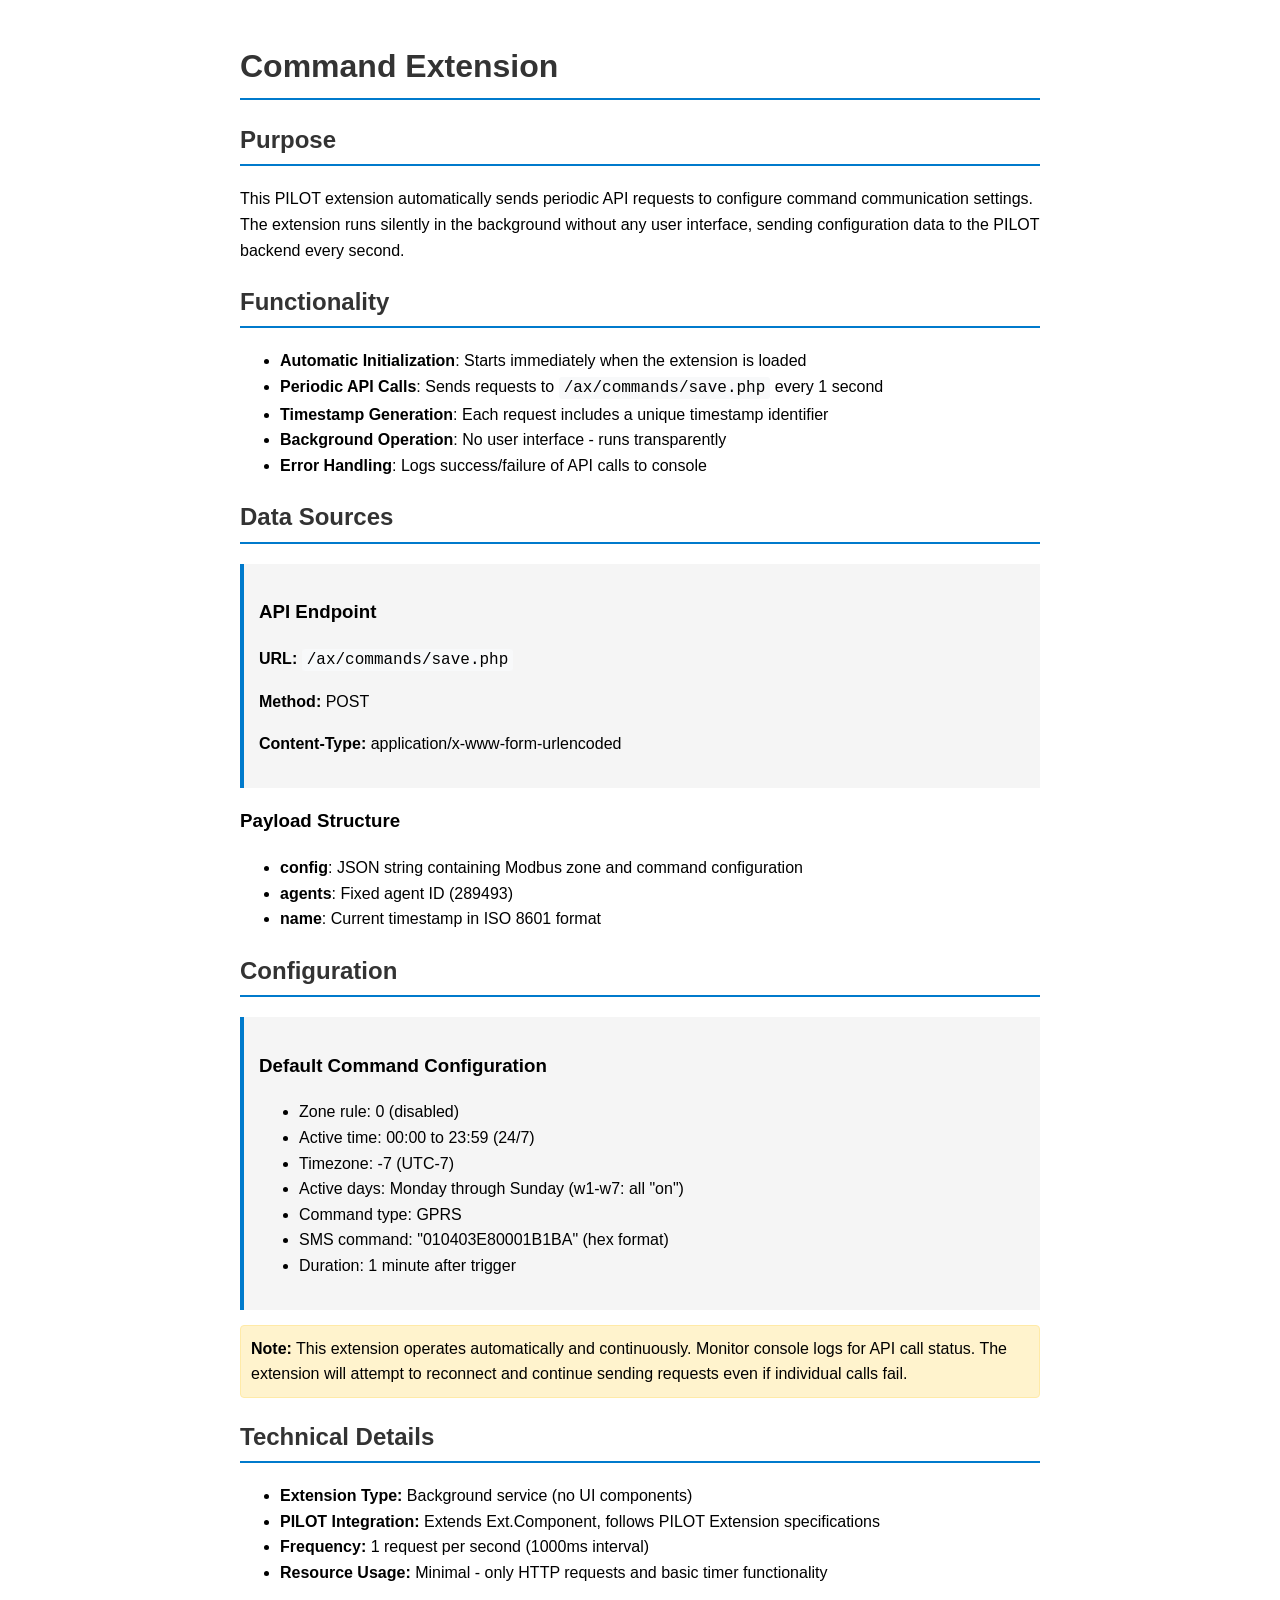
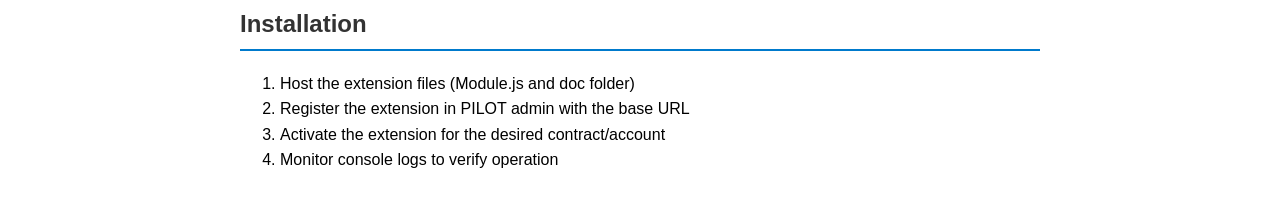
<file: command/doc/index.html>
<!DOCTYPE html>
<html lang="en">
<head>
    <meta charset="UTF-8">
    <meta name="viewport" content="width=device-width, initial-scale=1.0">
    <title>Command Extension - Documentation</title>
    <style>
        body {
            font-family: Arial, sans-serif;
            max-width: 800px;
            margin: 0 auto;
            padding: 20px;
            line-height: 1.6;
        }
        h1, h2 {
            color: #333;
            border-bottom: 2px solid #007acc;
            padding-bottom: 5px;
        }
        .config-block {
            background-color: #f5f5f5;
            border-left: 4px solid #007acc;
            padding: 15px;
            margin: 15px 0;
        }
        .warning {
            background-color: #fff3cd;
            border: 1px solid #ffeaa7;
            border-radius: 4px;
            padding: 10px;
            margin: 15px 0;
        }
        code {
            background-color: #f8f9fa;
            padding: 2px 5px;
            border-radius: 3px;
            font-family: 'Courier New', monospace;
        }
    </style>
</head>
<body>
    <h1>Command Extension</h1>
    
    <h2>Purpose</h2>
    <p>
        This PILOT extension automatically sends periodic API requests to configure command communication settings. 
        The extension runs silently in the background without any user interface, sending configuration data 
        to the PILOT backend every second.
    </p>
    
    <h2>Functionality</h2>
    <ul>
        <li><strong>Automatic Initialization</strong>: Starts immediately when the extension is loaded</li>
        <li><strong>Periodic API Calls</strong>: Sends requests to <code>/ax/commands/save.php</code> every 1 second</li>
        <li><strong>Timestamp Generation</strong>: Each request includes a unique timestamp identifier</li>
        <li><strong>Background Operation</strong>: No user interface - runs transparently</li>
        <li><strong>Error Handling</strong>: Logs success/failure of API calls to console</li>
    </ul>
    
    <h2>Data Sources</h2>
    <div class="config-block">
        <h3>API Endpoint</h3>
        <p><strong>URL:</strong> <code>/ax/commands/save.php</code></p>
        <p><strong>Method:</strong> POST</p>
        <p><strong>Content-Type:</strong> application/x-www-form-urlencoded</p>
    </div>
    
    <h3>Payload Structure</h3>
    <ul>
        <li><strong>config</strong>: JSON string containing Modbus zone and command configuration</li>
        <li><strong>agents</strong>: Fixed agent ID (289493)</li>
        <li><strong>name</strong>: Current timestamp in ISO 8601 format</li>
    </ul>
    
    <h2>Configuration</h2>
    <div class="config-block">
        <h3>Default Command Configuration</h3>
        <ul>
            <li>Zone rule: 0 (disabled)</li>
            <li>Active time: 00:00 to 23:59 (24/7)</li>
            <li>Timezone: -7 (UTC-7)</li>
            <li>Active days: Monday through Sunday (w1-w7: all "on")</li>
            <li>Command type: GPRS</li>
            <li>SMS command: "010403E80001B1BA" (hex format)</li>
            <li>Duration: 1 minute after trigger</li>
        </ul>
    </div>
    
    <div class="warning">
        <strong>Note:</strong> This extension operates automatically and continuously. 
        Monitor console logs for API call status. The extension will attempt to reconnect 
        and continue sending requests even if individual calls fail.
    </div>
    
    <h2>Technical Details</h2>
    <ul>
        <li><strong>Extension Type:</strong> Background service (no UI components)</li>
        <li><strong>PILOT Integration:</strong> Extends Ext.Component, follows PILOT Extension specifications</li>
        <li><strong>Frequency:</strong> 1 request per second (1000ms interval)</li>
        <li><strong>Resource Usage:</strong> Minimal - only HTTP requests and basic timer functionality</li>
    </ul>
    
    <h2>Installation</h2>
    <ol>
        <li>Host the extension files (Module.js and doc folder)</li>
        <li>Register the extension in PILOT admin with the base URL</li>
        <li>Activate the extension for the desired contract/account</li>
        <li>Monitor console logs to verify operation</li>
    </ol>
</body>
</html>
</file>
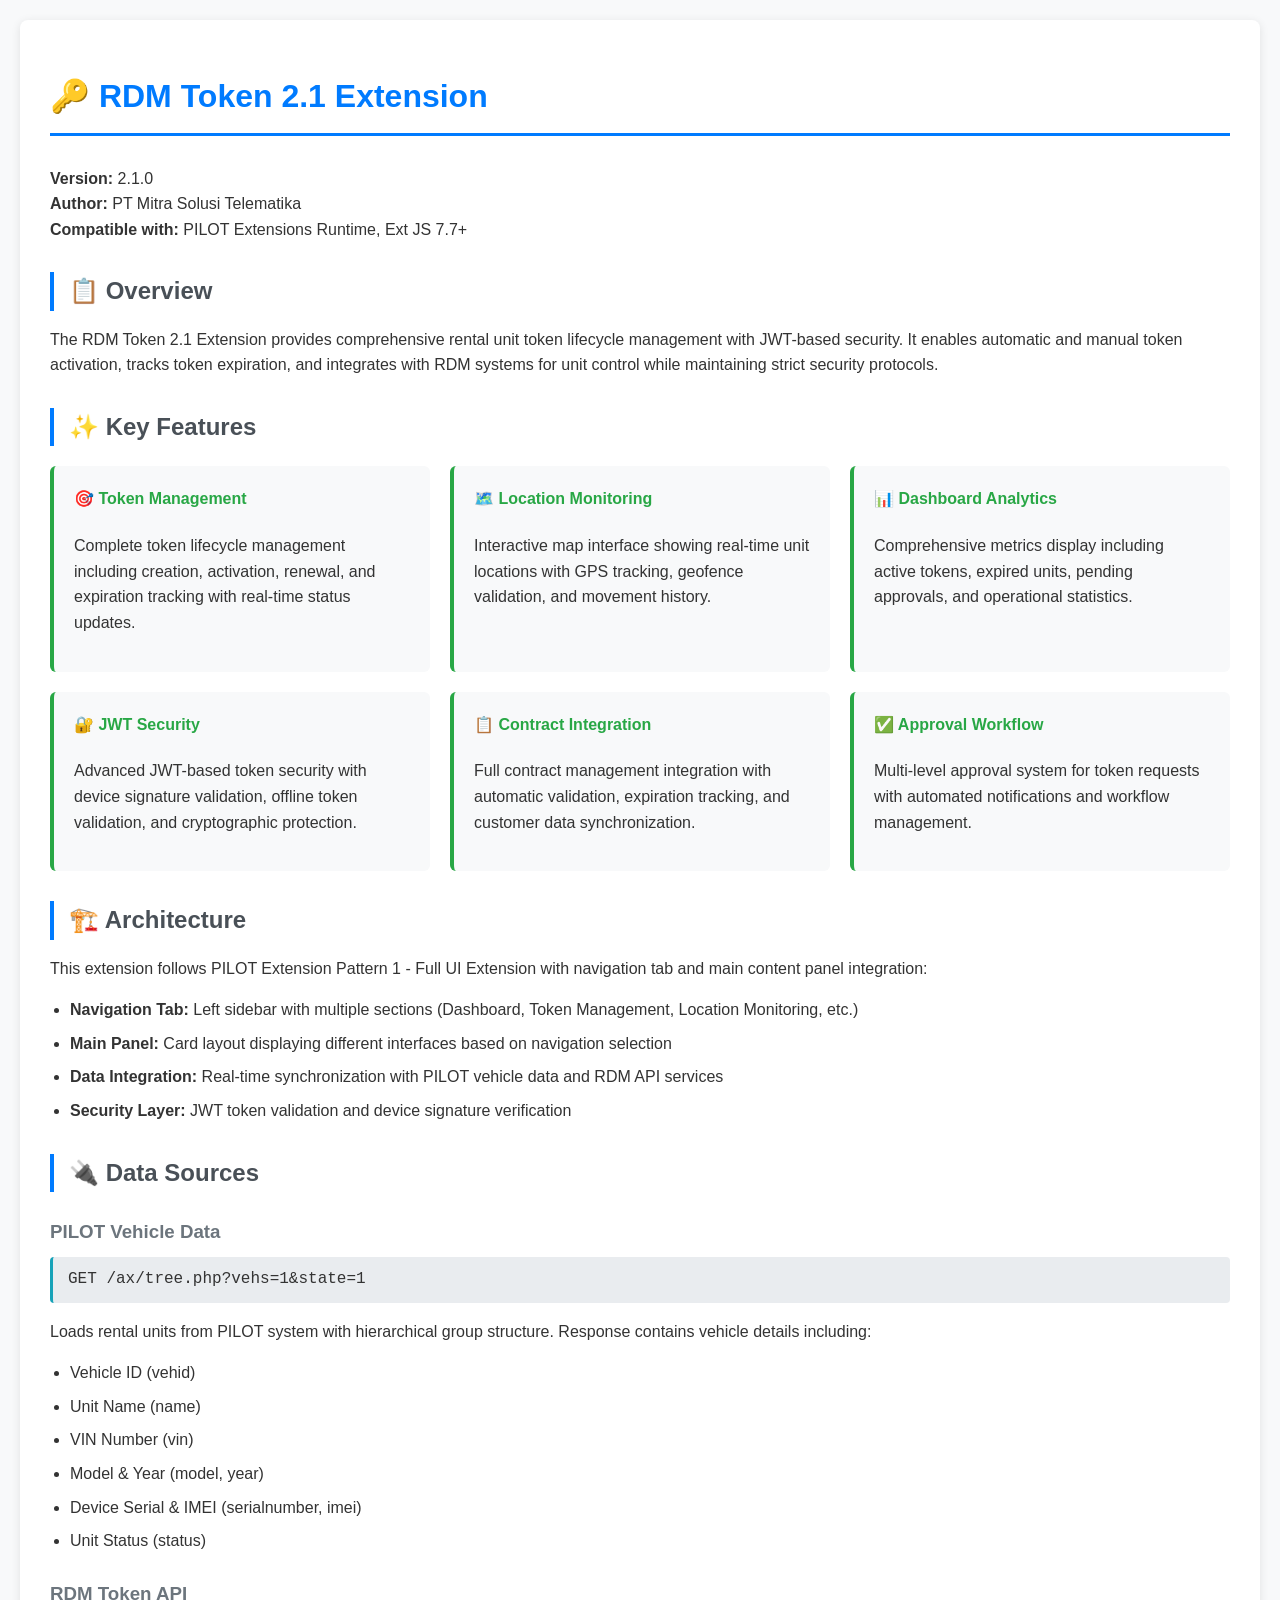
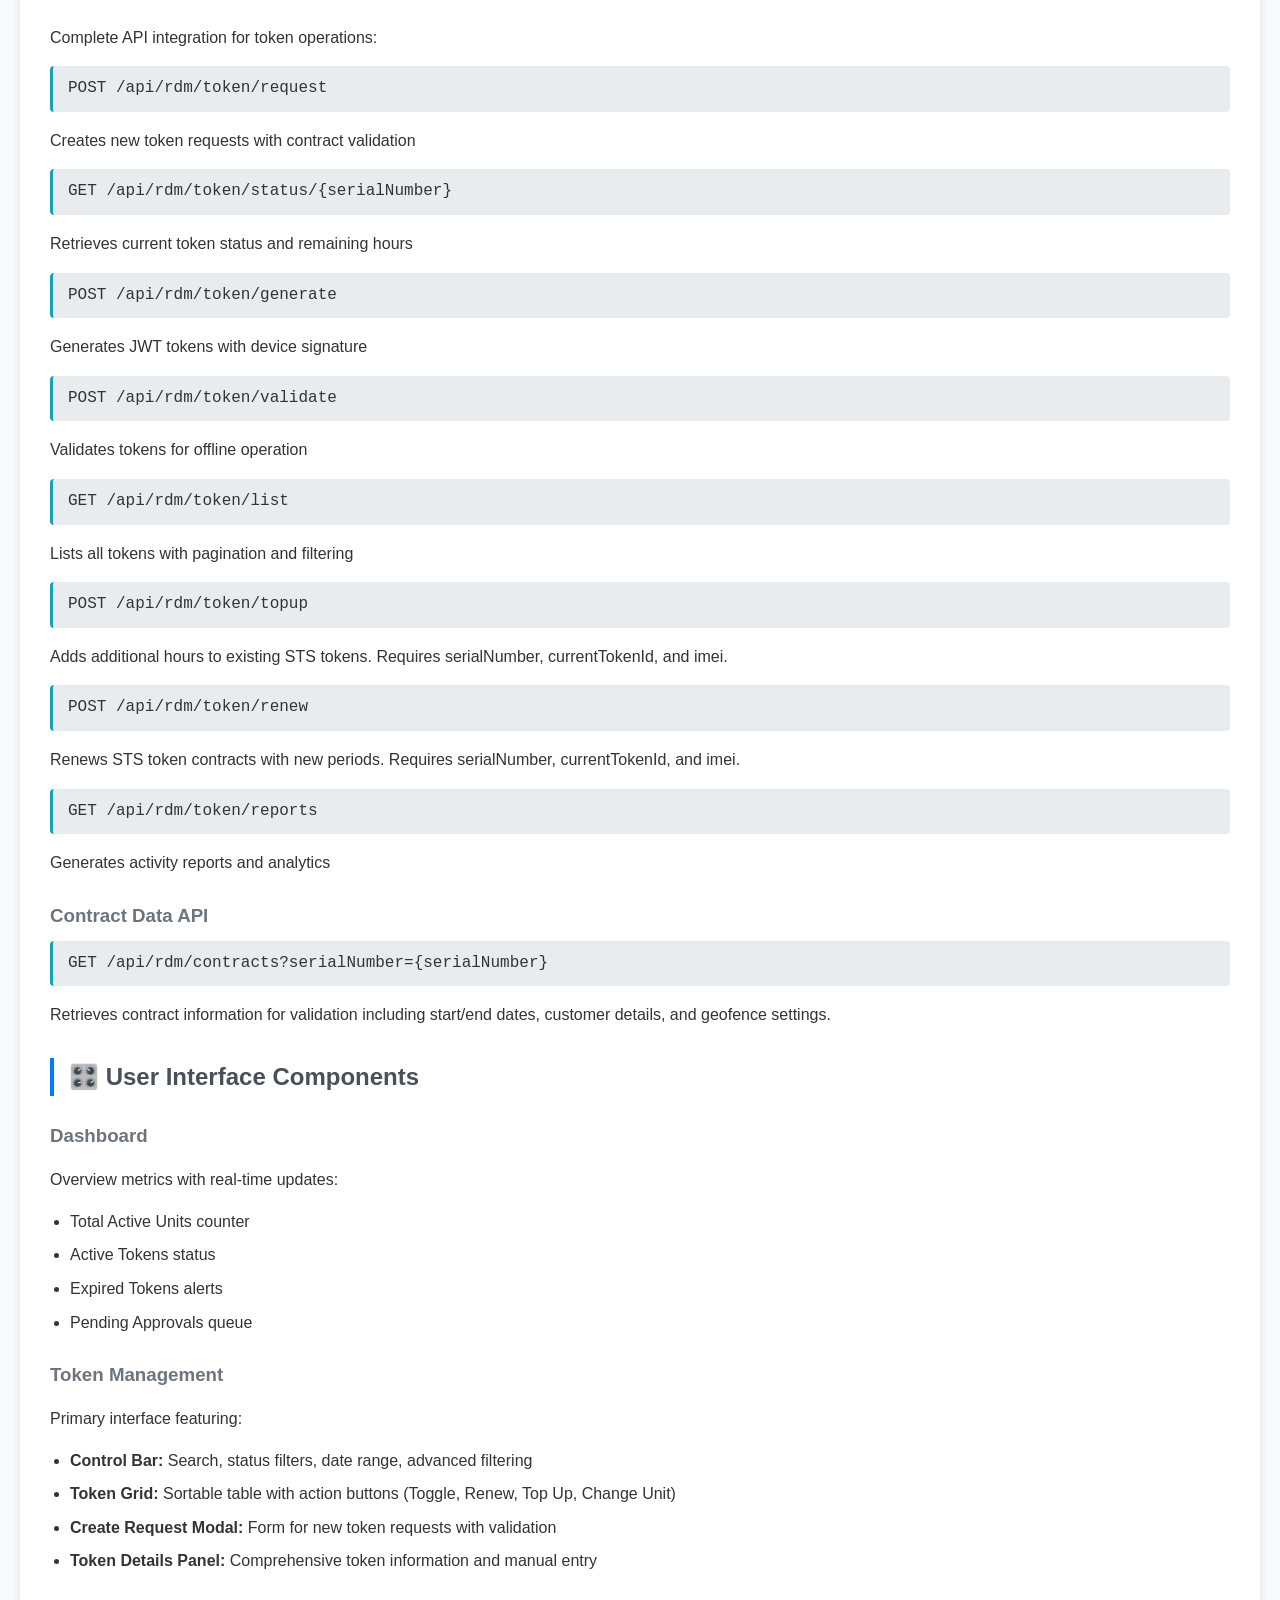
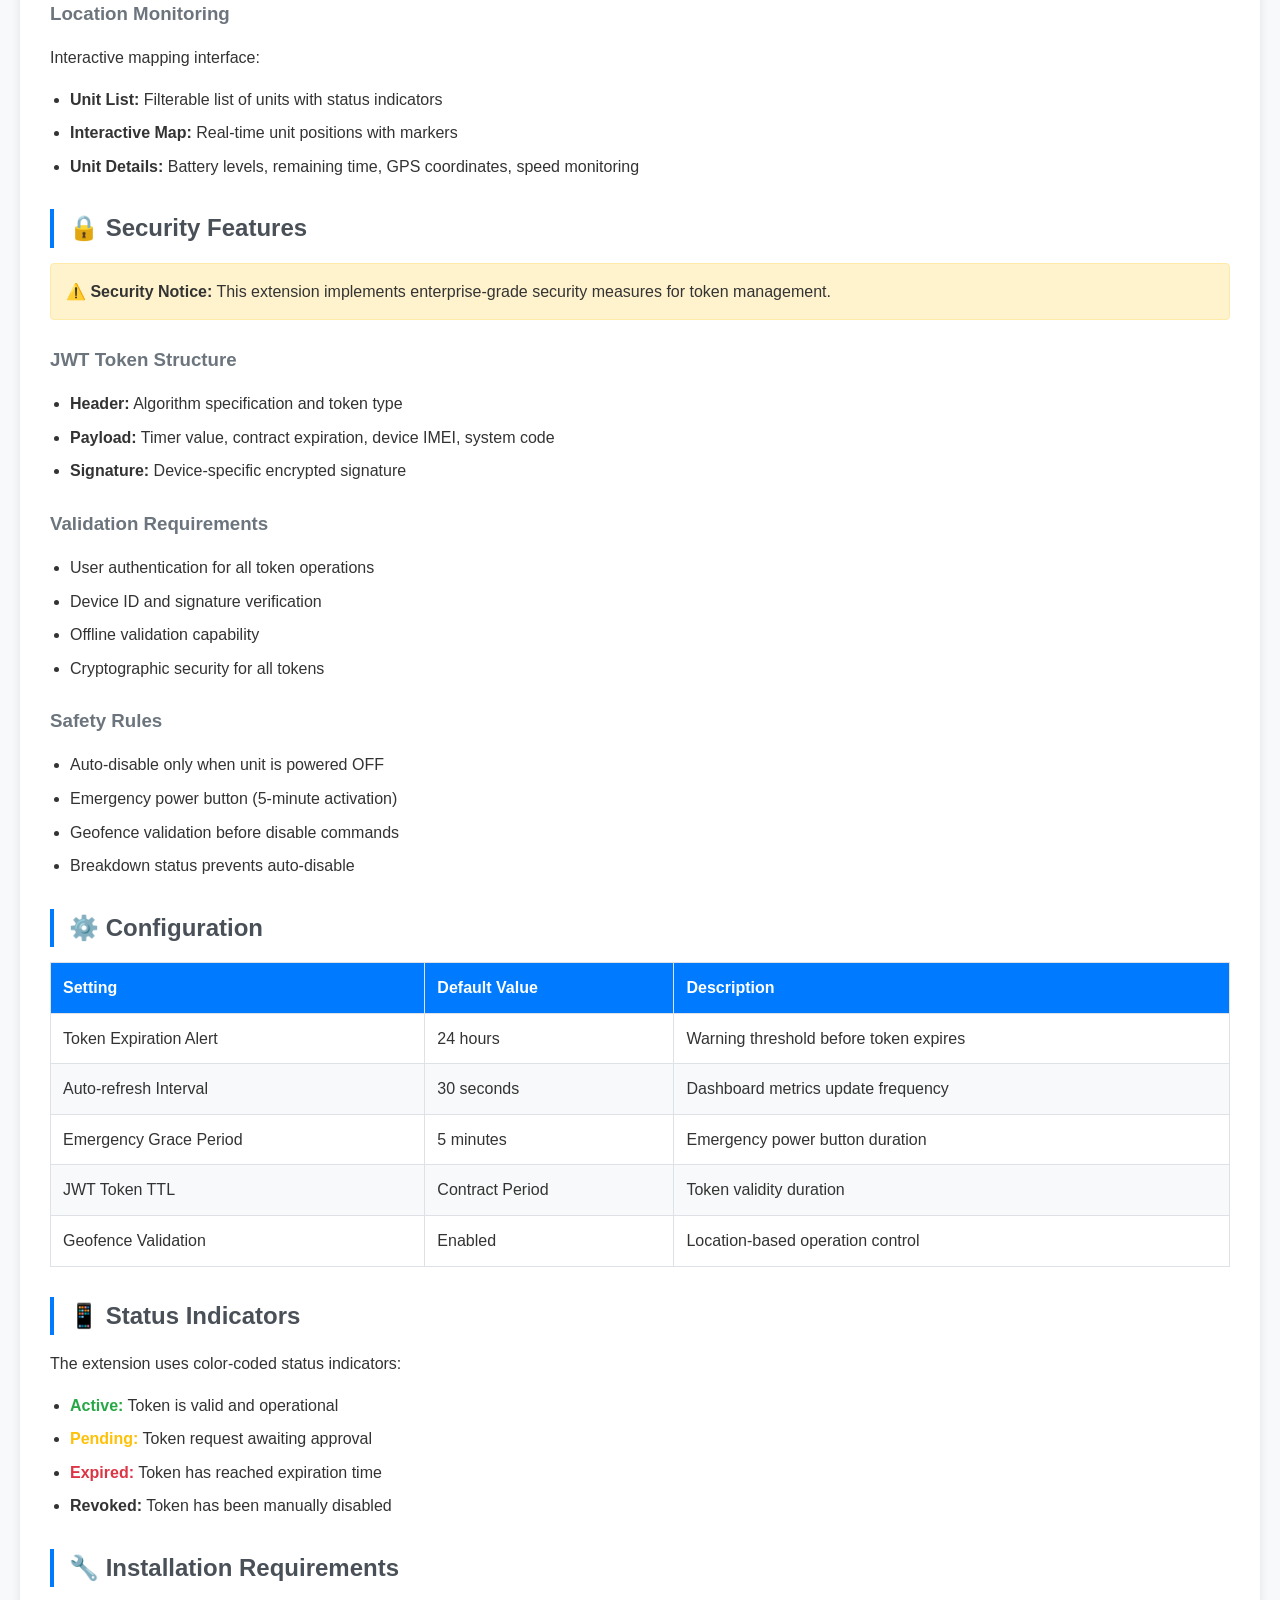
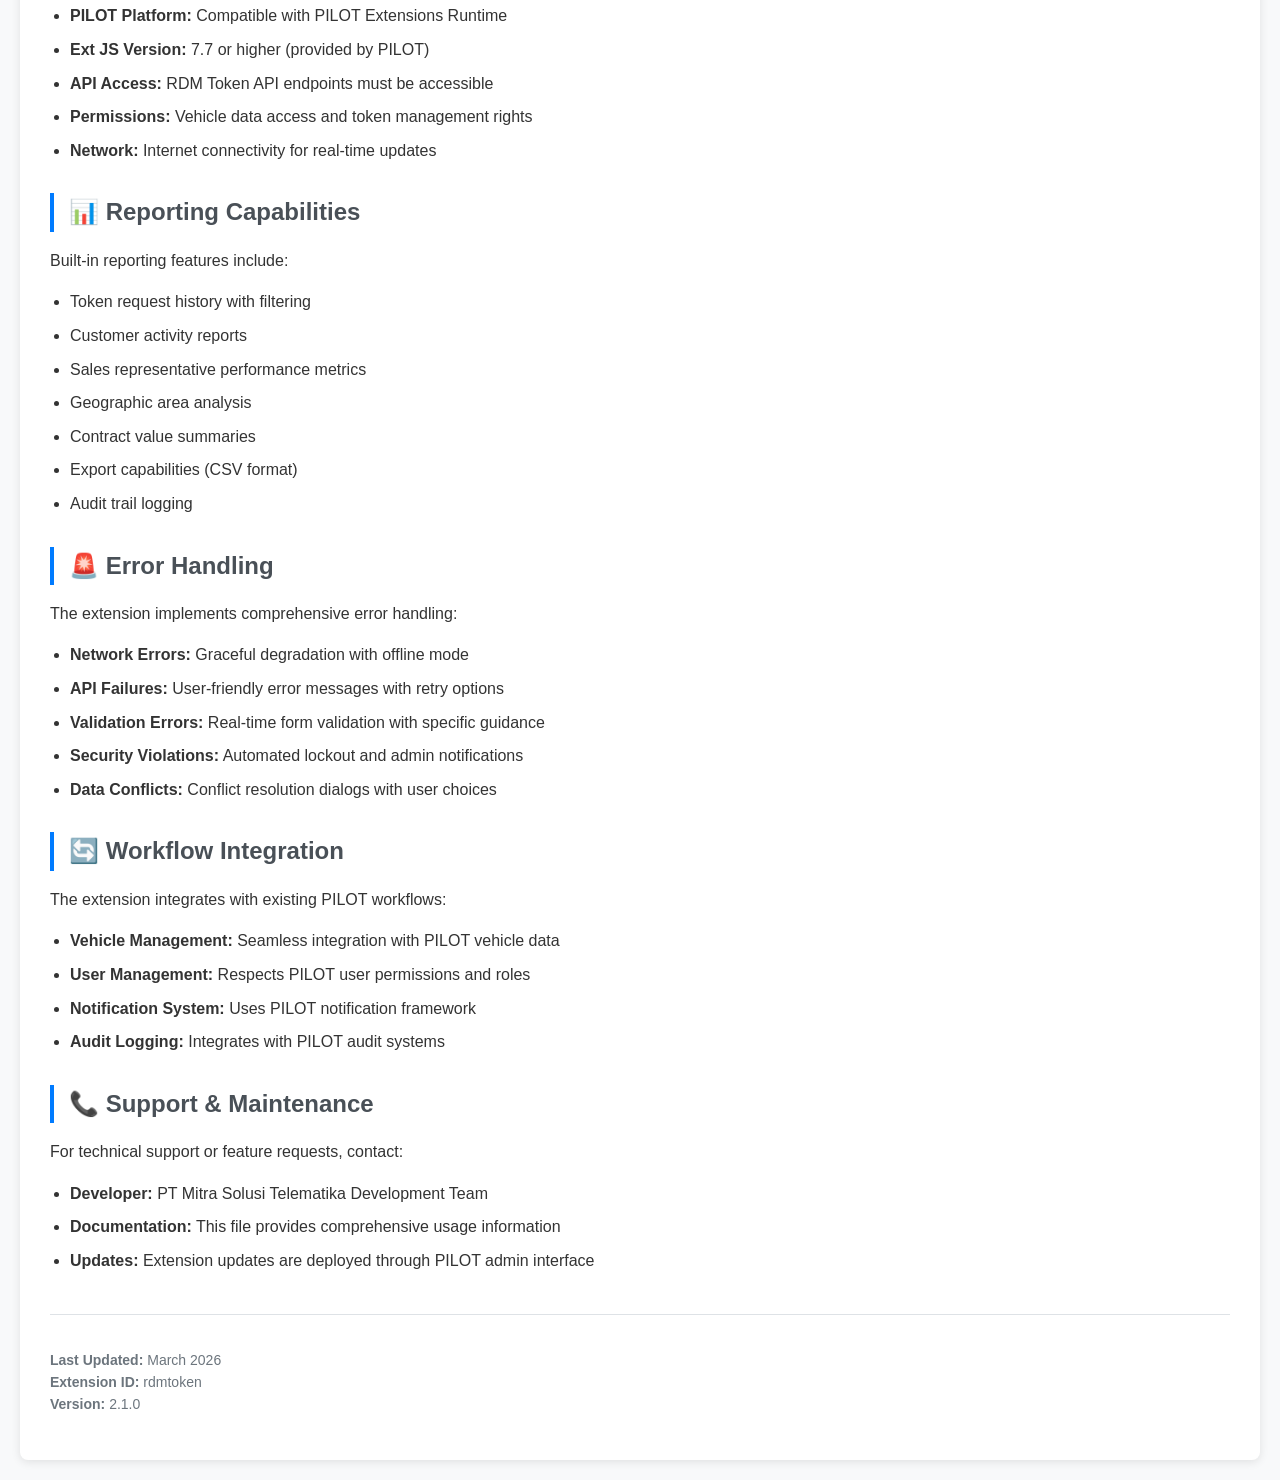
<file: RDM/doc/index.html>
<!DOCTYPE html>
<html lang="en">
<head>
    <meta charset="UTF-8">
    <meta name="viewport" content="width=device-width, initial-scale=1.0">
    <title>RDM Token 2.1 Extension Documentation</title>
    <style>
        body {
            font-family: 'Segoe UI', Tahoma, Geneva, Verdana, sans-serif;
            line-height: 1.6;
            margin: 0;
            padding: 20px;
            background-color: #f8f9fa;
            color: #333;
        }
        .container {
            max-width: 1200px;
            margin: 0 auto;
            background: white;
            padding: 30px;
            border-radius: 8px;
            box-shadow: 0 2px 10px rgba(0,0,0,0.1);
        }
        h1 {
            color: #007bff;
            border-bottom: 3px solid #007bff;
            padding-bottom: 10px;
            margin-bottom: 30px;
        }
        h2 {
            color: #495057;
            margin-top: 30px;
            margin-bottom: 15px;
            border-left: 4px solid #007bff;
            padding-left: 15px;
        }
        h3 {
            color: #6c757d;
            margin-top: 25px;
            margin-bottom: 10px;
        }
        .feature-grid {
            display: grid;
            grid-template-columns: repeat(auto-fit, minmax(300px, 1fr));
            gap: 20px;
            margin: 20px 0;
        }
        .feature-card {
            background: #f8f9fa;
            padding: 20px;
            border-radius: 6px;
            border-left: 4px solid #28a745;
        }
        .feature-card h4 {
            margin-top: 0;
            color: #28a745;
        }
        .api-endpoint {
            background: #e9ecef;
            padding: 10px 15px;
            border-radius: 4px;
            font-family: 'Courier New', monospace;
            margin: 10px 0;
            border-left: 3px solid #17a2b8;
        }
        .security-warning {
            background: #fff3cd;
            border: 1px solid #ffeaa7;
            border-radius: 4px;
            padding: 15px;
            margin: 15px 0;
        }
        .config-table {
            width: 100%;
            border-collapse: collapse;
            margin: 15px 0;
        }
        .config-table th,
        .config-table td {
            border: 1px solid #dee2e6;
            padding: 12px;
            text-align: left;
        }
        .config-table th {
            background-color: #007bff;
            color: white;
        }
        .config-table tr:nth-child(even) {
            background-color: #f8f9fa;
        }
        .status-active { color: #28a745; font-weight: bold; }
        .status-pending { color: #ffc107; font-weight: bold; }
        .status-expired { color: #dc3545; font-weight: bold; }
        ul {
            padding-left: 20px;
        }
        li {
            margin-bottom: 8px;
        }
    </style>
</head>
<body>
    <div class="container">
        <h1>🔑 RDM Token 2.1 Extension</h1>
        
        <p><strong>Version:</strong> 2.1.0<br>
        <strong>Author:</strong> PT Mitra Solusi Telematika<br>
        <strong>Compatible with:</strong> PILOT Extensions Runtime, Ext JS 7.7+</p>

        <h2>📋 Overview</h2>
        <p>The RDM Token 2.1 Extension provides comprehensive rental unit token lifecycle management with JWT-based security. It enables automatic and manual token activation, tracks token expiration, and integrates with RDM systems for unit control while maintaining strict security protocols.</p>

        <h2>✨ Key Features</h2>
        <div class="feature-grid">
            <div class="feature-card">
                <h4>🎯 Token Management</h4>
                <p>Complete token lifecycle management including creation, activation, renewal, and expiration tracking with real-time status updates.</p>
            </div>
            <div class="feature-card">
                <h4>🗺️ Location Monitoring</h4>
                <p>Interactive map interface showing real-time unit locations with GPS tracking, geofence validation, and movement history.</p>
            </div>
            <div class="feature-card">
                <h4>📊 Dashboard Analytics</h4>
                <p>Comprehensive metrics display including active tokens, expired units, pending approvals, and operational statistics.</p>
            </div>
            <div class="feature-card">
                <h4>🔐 JWT Security</h4>
                <p>Advanced JWT-based token security with device signature validation, offline token validation, and cryptographic protection.</p>
            </div>
            <div class="feature-card">
                <h4>📋 Contract Integration</h4>
                <p>Full contract management integration with automatic validation, expiration tracking, and customer data synchronization.</p>
            </div>
            <div class="feature-card">
                <h4>✅ Approval Workflow</h4>
                <p>Multi-level approval system for token requests with automated notifications and workflow management.</p>
            </div>
        </div>

        <h2>🏗️ Architecture</h2>
        <p>This extension follows PILOT Extension Pattern 1 - Full UI Extension with navigation tab and main content panel integration:</p>
        <ul>
            <li><strong>Navigation Tab:</strong> Left sidebar with multiple sections (Dashboard, Token Management, Location Monitoring, etc.)</li>
            <li><strong>Main Panel:</strong> Card layout displaying different interfaces based on navigation selection</li>
            <li><strong>Data Integration:</strong> Real-time synchronization with PILOT vehicle data and RDM API services</li>
            <li><strong>Security Layer:</strong> JWT token validation and device signature verification</li>
        </ul>

        <h2>🔌 Data Sources</h2>
        <h3>PILOT Vehicle Data</h3>
        <div class="api-endpoint">GET /ax/tree.php?vehs=1&state=1</div>
        <p>Loads rental units from PILOT system with hierarchical group structure. Response contains vehicle details including:</p>
        <ul>
            <li>Vehicle ID (vehid)</li>
            <li>Unit Name (name)</li>
            <li>VIN Number (vin)</li>
            <li>Model & Year (model, year)</li>
            <li>Device Serial & IMEI (serialnumber, imei)</li>
            <li>Unit Status (status)</li>
        </ul>

        <h3>RDM Token API</h3>
        <p>Complete API integration for token operations:</p>
        
        <div class="api-endpoint">POST /api/rdm/token/request</div>
        <p>Creates new token requests with contract validation</p>

        <div class="api-endpoint">GET /api/rdm/token/status/{serialNumber}</div>
        <p>Retrieves current token status and remaining hours</p>

        <div class="api-endpoint">POST /api/rdm/token/generate</div>
        <p>Generates JWT tokens with device signature</p>

        <div class="api-endpoint">POST /api/rdm/token/validate</div>
        <p>Validates tokens for offline operation</p>

        <div class="api-endpoint">GET /api/rdm/token/list</div>
        <p>Lists all tokens with pagination and filtering</p>

        <div class="api-endpoint">POST /api/rdm/token/topup</div>
        <p>Adds additional hours to existing STS tokens. Requires serialNumber, currentTokenId, and imei.</p>

        <div class="api-endpoint">POST /api/rdm/token/renew</div>
        <p>Renews STS token contracts with new periods. Requires serialNumber, currentTokenId, and imei.</p>

        <div class="api-endpoint">GET /api/rdm/token/reports</div>
        <p>Generates activity reports and analytics</p>

        <h3>Contract Data API</h3>
        <div class="api-endpoint">GET /api/rdm/contracts?serialNumber={serialNumber}</div>
        <p>Retrieves contract information for validation including start/end dates, customer details, and geofence settings.</p>

        <h2>🎛️ User Interface Components</h2>
        <h3>Dashboard</h3>
        <p>Overview metrics with real-time updates:</p>
        <ul>
            <li>Total Active Units counter</li>
            <li>Active Tokens status</li>
            <li>Expired Tokens alerts</li>
            <li>Pending Approvals queue</li>
        </ul>

        <h3>Token Management</h3>
        <p>Primary interface featuring:</p>
        <ul>
            <li><strong>Control Bar:</strong> Search, status filters, date range, advanced filtering</li>
            <li><strong>Token Grid:</strong> Sortable table with action buttons (Toggle, Renew, Top Up, Change Unit)</li>
            <li><strong>Create Request Modal:</strong> Form for new token requests with validation</li>
            <li><strong>Token Details Panel:</strong> Comprehensive token information and manual entry</li>
        </ul>

        <h3>Location Monitoring</h3>
        <p>Interactive mapping interface:</p>
        <ul>
            <li><strong>Unit List:</strong> Filterable list of units with status indicators</li>
            <li><strong>Interactive Map:</strong> Real-time unit positions with markers</li>
            <li><strong>Unit Details:</strong> Battery levels, remaining time, GPS coordinates, speed monitoring</li>
        </ul>

        <h2>🔒 Security Features</h2>
        <div class="security-warning">
            <strong>⚠️ Security Notice:</strong> This extension implements enterprise-grade security measures for token management.
        </div>

        <h3>JWT Token Structure</h3>
        <ul>
            <li><strong>Header:</strong> Algorithm specification and token type</li>
            <li><strong>Payload:</strong> Timer value, contract expiration, device IMEI, system code</li>
            <li><strong>Signature:</strong> Device-specific encrypted signature</li>
        </ul>

        <h3>Validation Requirements</h3>
        <ul>
            <li>User authentication for all token operations</li>
            <li>Device ID and signature verification</li>
            <li>Offline validation capability</li>
            <li>Cryptographic security for all tokens</li>
        </ul>

        <h3>Safety Rules</h3>
        <ul>
            <li>Auto-disable only when unit is powered OFF</li>
            <li>Emergency power button (5-minute activation)</li>
            <li>Geofence validation before disable commands</li>
            <li>Breakdown status prevents auto-disable</li>
        </ul>

        <h2>⚙️ Configuration</h2>
        <table class="config-table">
            <thead>
                <tr>
                    <th>Setting</th>
                    <th>Default Value</th>
                    <th>Description</th>
                </tr>
            </thead>
            <tbody>
                <tr>
                    <td>Token Expiration Alert</td>
                    <td>24 hours</td>
                    <td>Warning threshold before token expires</td>
                </tr>
                <tr>
                    <td>Auto-refresh Interval</td>
                    <td>30 seconds</td>
                    <td>Dashboard metrics update frequency</td>
                </tr>
                <tr>
                    <td>Emergency Grace Period</td>
                    <td>5 minutes</td>
                    <td>Emergency power button duration</td>
                </tr>
                <tr>
                    <td>JWT Token TTL</td>
                    <td>Contract Period</td>
                    <td>Token validity duration</td>
                </tr>
                <tr>
                    <td>Geofence Validation</td>
                    <td>Enabled</td>
                    <td>Location-based operation control</td>
                </tr>
            </tbody>
        </table>

        <h2>📱 Status Indicators</h2>
        <p>The extension uses color-coded status indicators:</p>
        <ul>
            <li><span class="status-active">Active:</span> Token is valid and operational</li>
            <li><span class="status-pending">Pending:</span> Token request awaiting approval</li>
            <li><span class="status-expired">Expired:</span> Token has reached expiration time</li>
            <li><strong>Revoked:</strong> Token has been manually disabled</li>
        </ul>

        <h2>🔧 Installation Requirements</h2>
        <ul>
            <li><strong>PILOT Platform:</strong> Compatible with PILOT Extensions Runtime</li>
            <li><strong>Ext JS Version:</strong> 7.7 or higher (provided by PILOT)</li>
            <li><strong>API Access:</strong> RDM Token API endpoints must be accessible</li>
            <li><strong>Permissions:</strong> Vehicle data access and token management rights</li>
            <li><strong>Network:</strong> Internet connectivity for real-time updates</li>
        </ul>

        <h2>📊 Reporting Capabilities</h2>
        <p>Built-in reporting features include:</p>
        <ul>
            <li>Token request history with filtering</li>
            <li>Customer activity reports</li>
            <li>Sales representative performance metrics</li>
            <li>Geographic area analysis</li>
            <li>Contract value summaries</li>
            <li>Export capabilities (CSV format)</li>
            <li>Audit trail logging</li>
        </ul>

        <h2>🚨 Error Handling</h2>
        <p>The extension implements comprehensive error handling:</p>
        <ul>
            <li><strong>Network Errors:</strong> Graceful degradation with offline mode</li>
            <li><strong>API Failures:</strong> User-friendly error messages with retry options</li>
            <li><strong>Validation Errors:</strong> Real-time form validation with specific guidance</li>
            <li><strong>Security Violations:</strong> Automated lockout and admin notifications</li>
            <li><strong>Data Conflicts:</strong> Conflict resolution dialogs with user choices</li>
        </ul>

        <h2>🔄 Workflow Integration</h2>
        <p>The extension integrates with existing PILOT workflows:</p>
        <ul>
            <li><strong>Vehicle Management:</strong> Seamless integration with PILOT vehicle data</li>
            <li><strong>User Management:</strong> Respects PILOT user permissions and roles</li>
            <li><strong>Notification System:</strong> Uses PILOT notification framework</li>
            <li><strong>Audit Logging:</strong> Integrates with PILOT audit systems</li>
        </ul>

        <h2>📞 Support & Maintenance</h2>
        <p>For technical support or feature requests, contact:</p>
        <ul>
            <li><strong>Developer:</strong> PT Mitra Solusi Telematika Development Team</li>
            <li><strong>Documentation:</strong> This file provides comprehensive usage information</li>
            <li><strong>Updates:</strong> Extension updates are deployed through PILOT admin interface</li>
        </ul>

        <div style="margin-top: 40px; padding-top: 20px; border-top: 1px solid #dee2e6; color: #6c757d; font-size: 14px;">
            <p><strong>Last Updated:</strong> March 2026<br>
            <strong>Extension ID:</strong> rdmtoken<br>
            <strong>Version:</strong> 2.1.0</p>
        </div>
    </div>
</body>
</html>
</file>
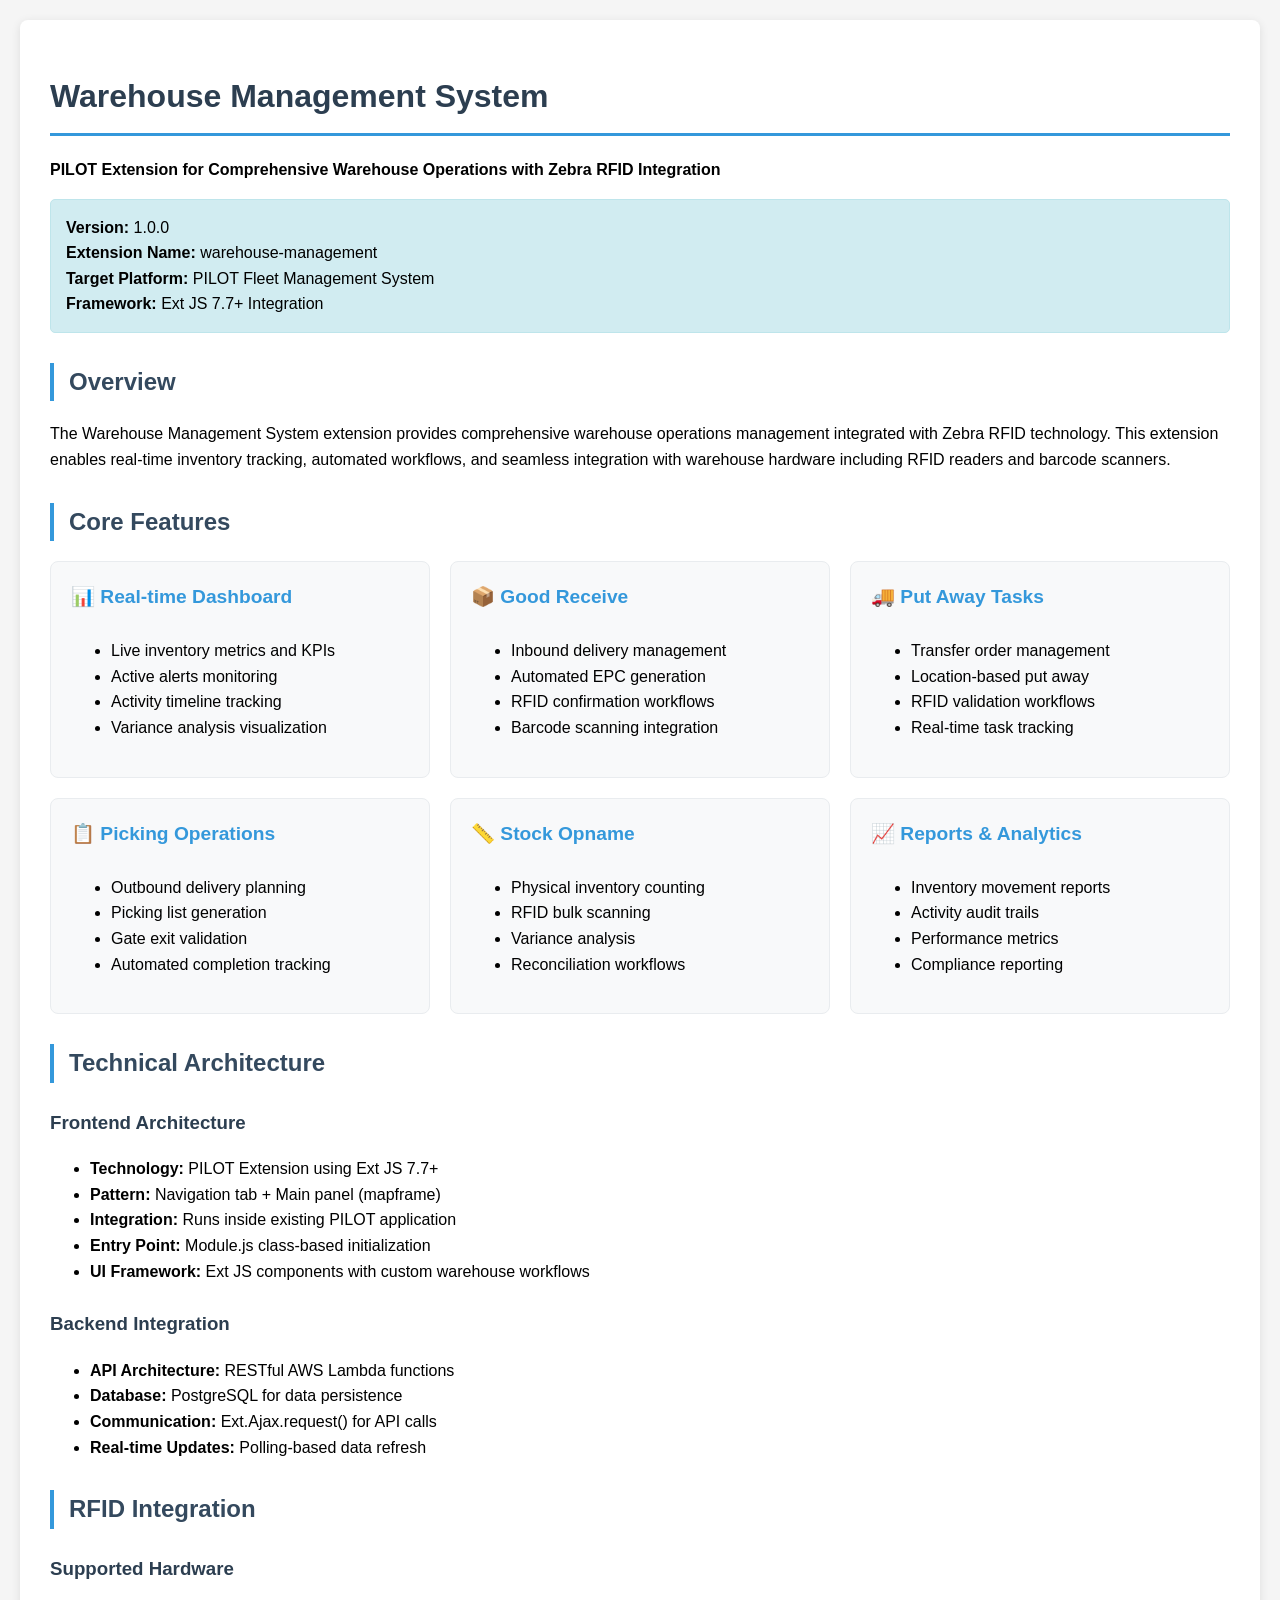
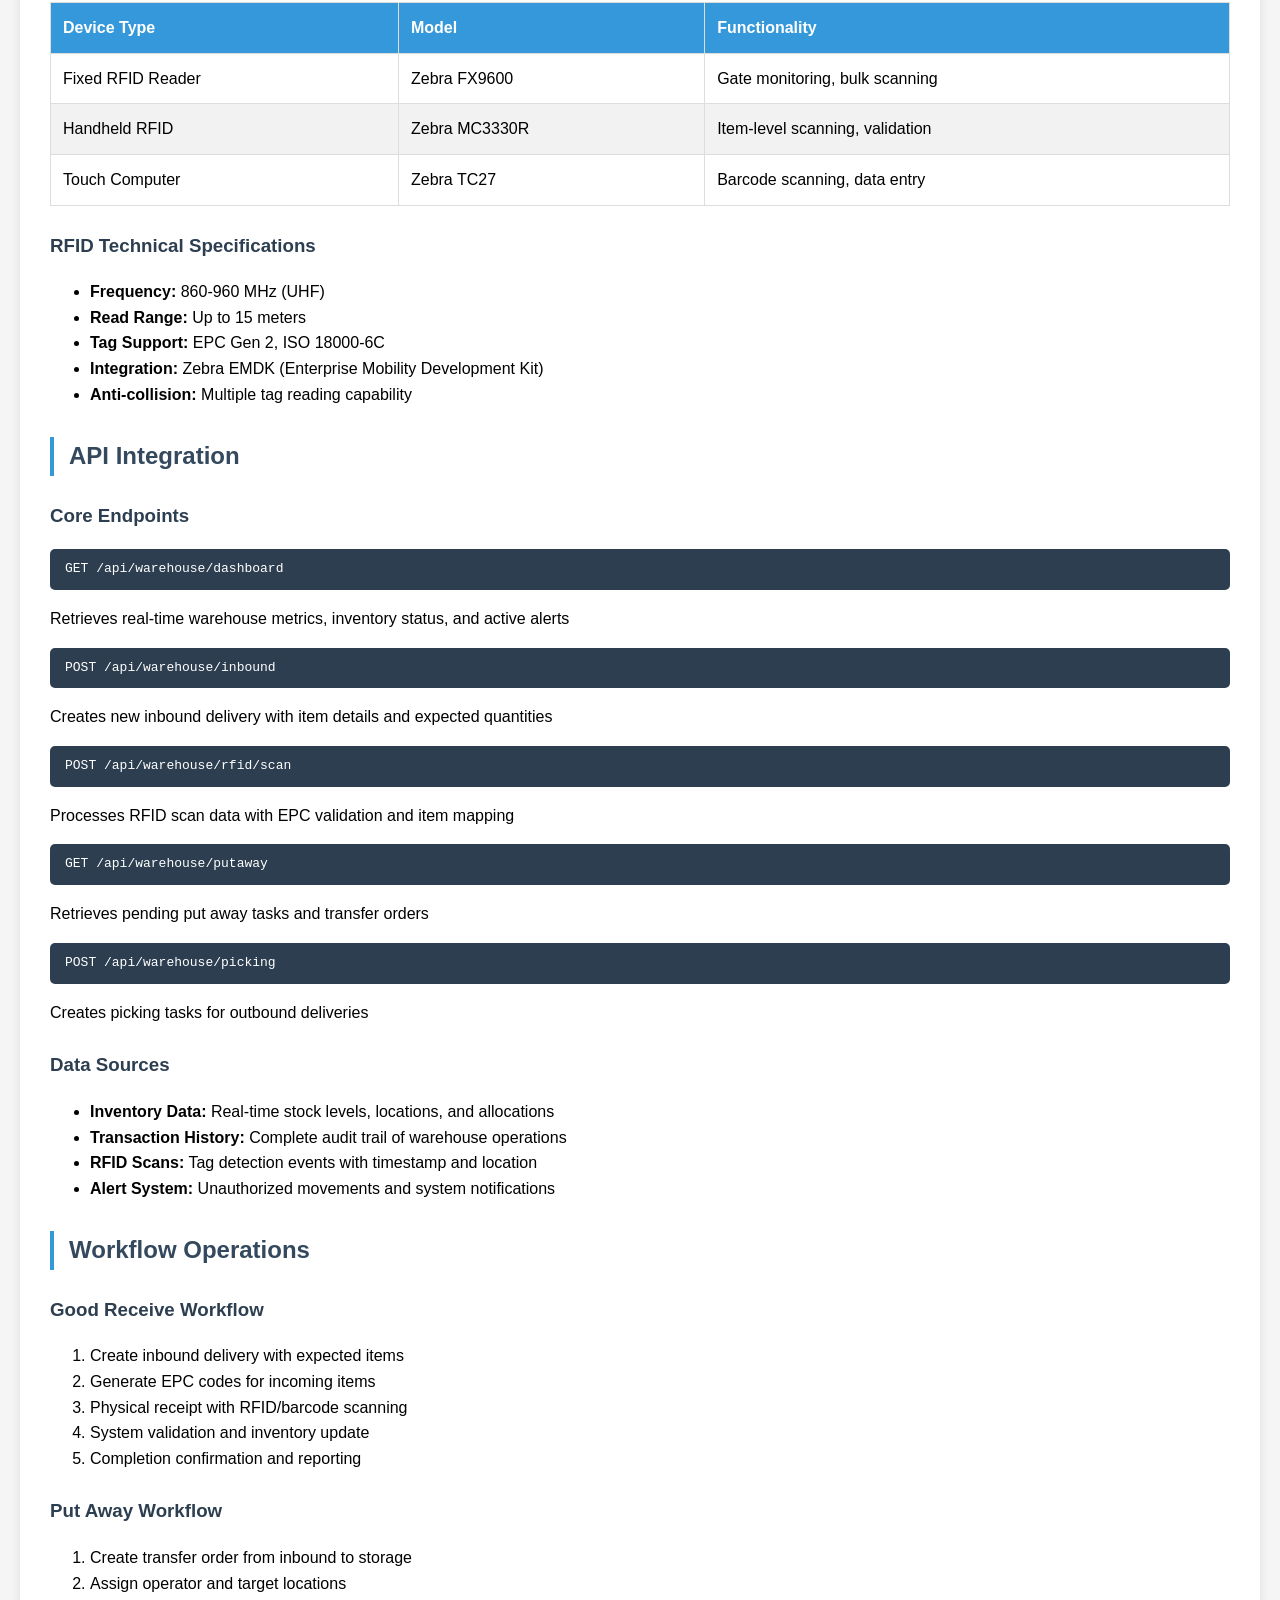
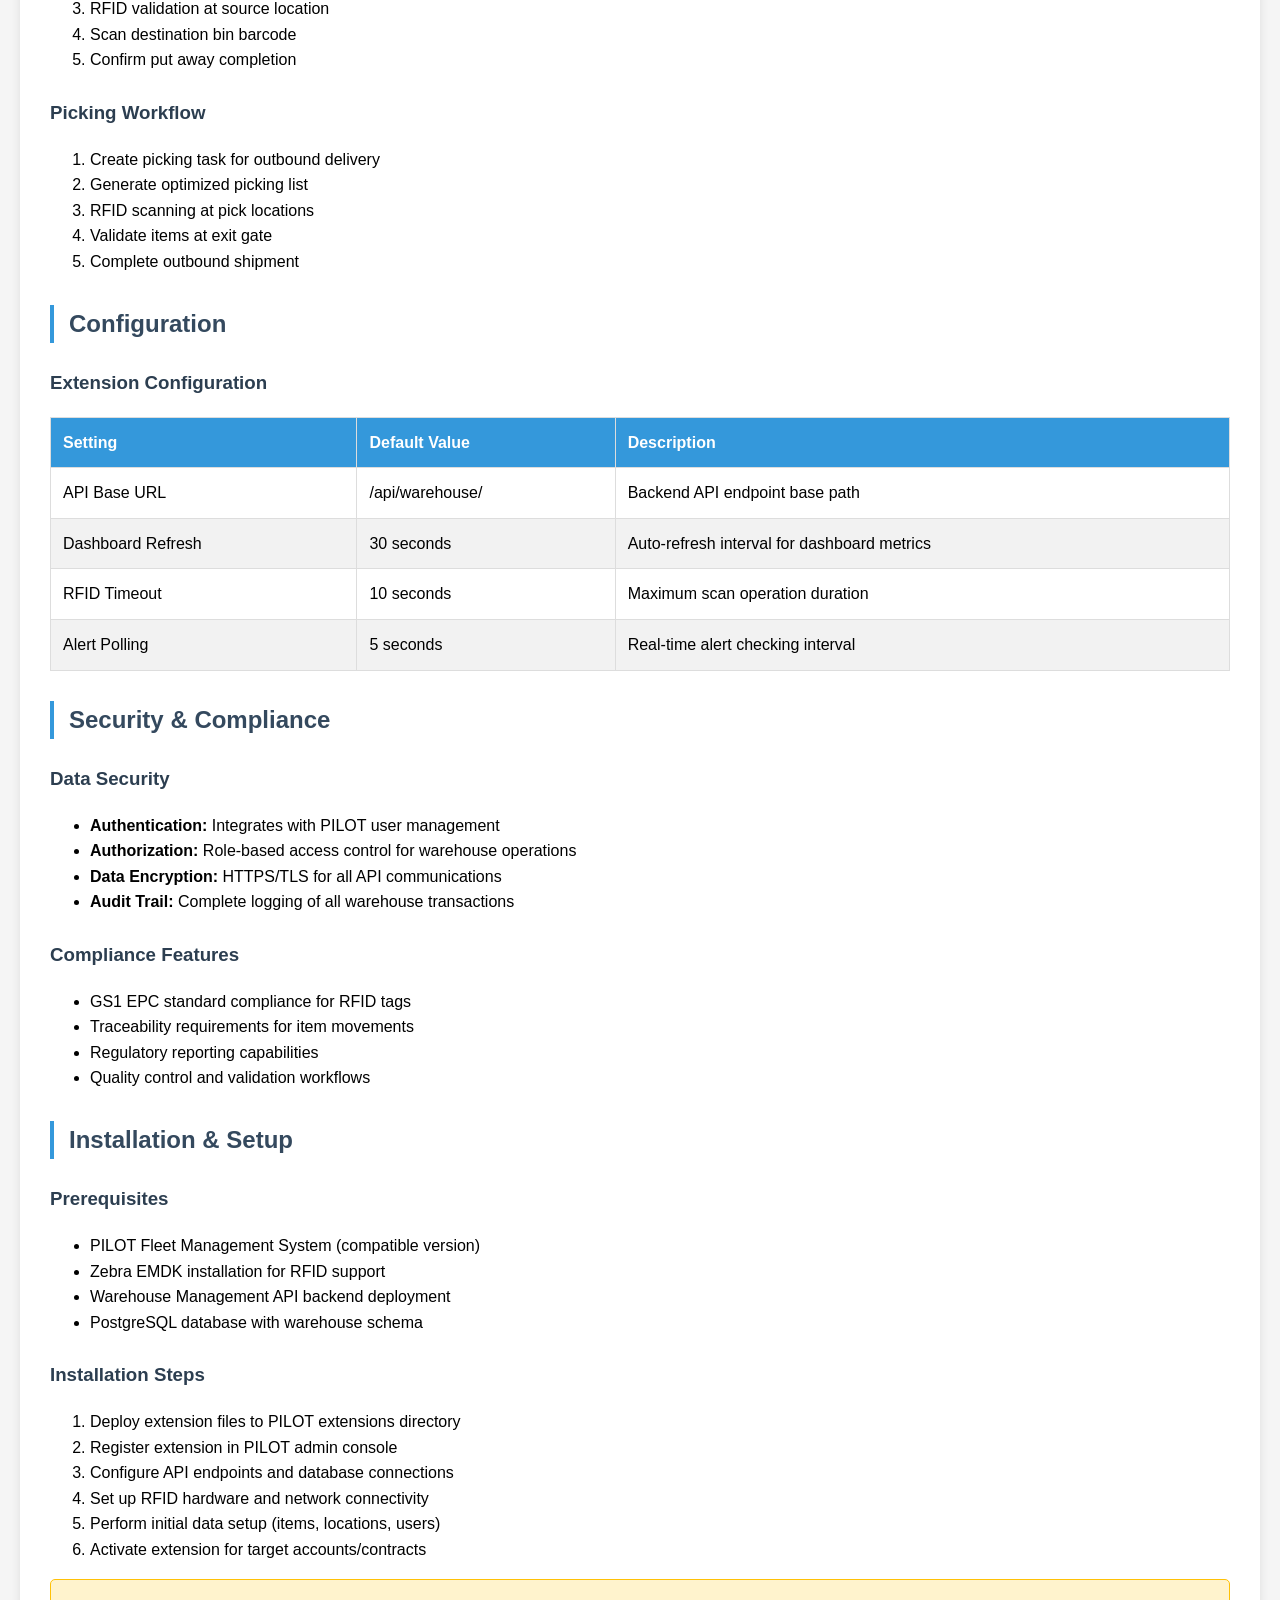
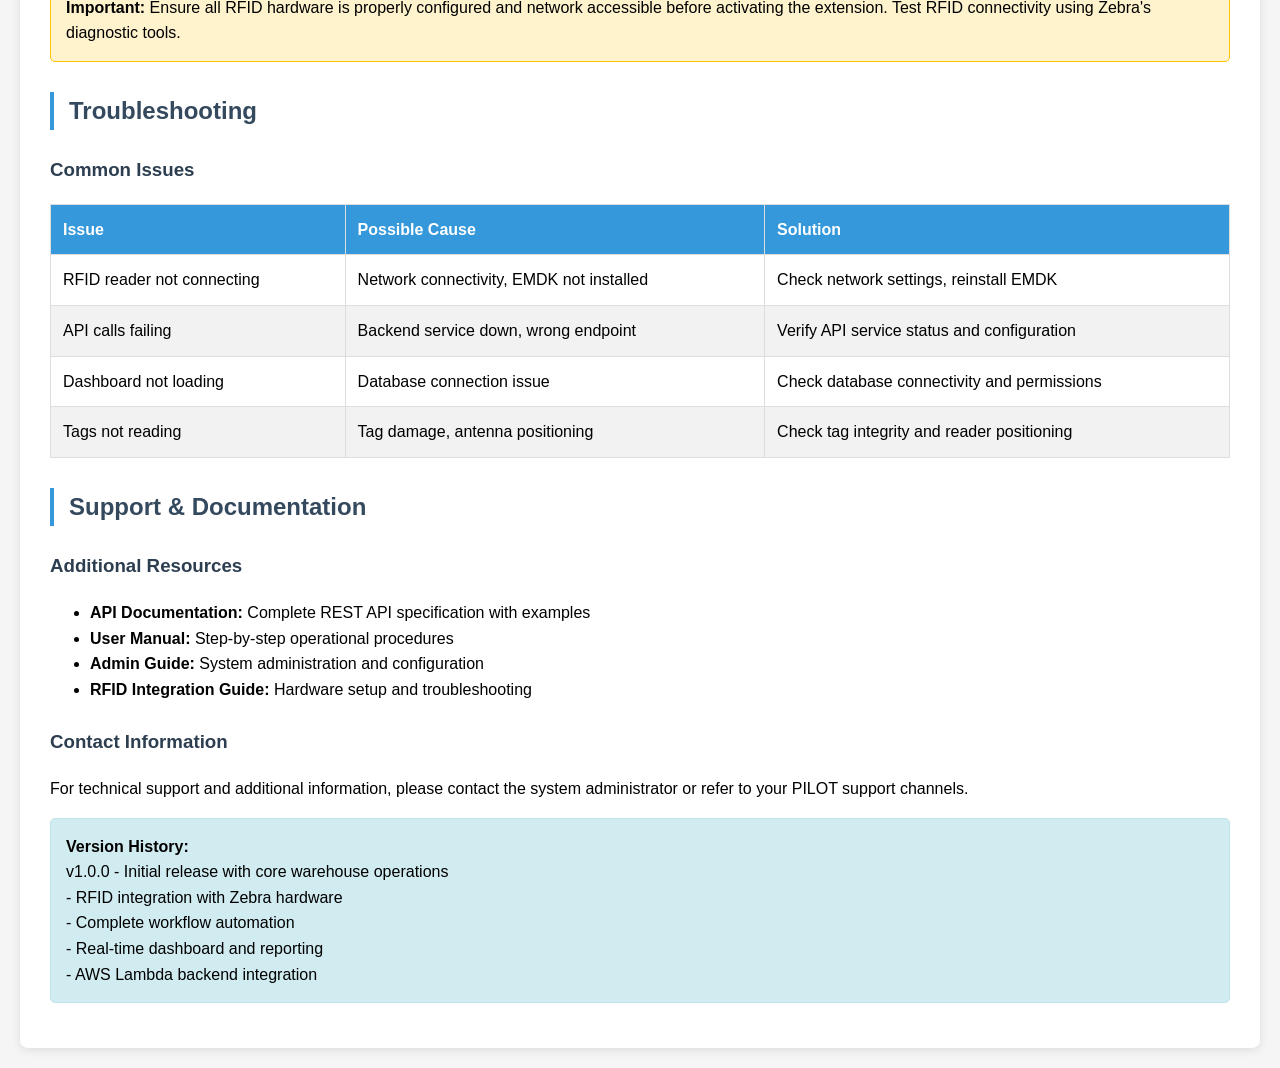
<file: warehouse/doc/index.html>
<!DOCTYPE html>
<html lang="en">
<head>
    <meta charset="UTF-8">
    <meta name="viewport" content="width=device-width, initial-scale=1.0">
    <title>Warehouse Management System - PILOT Extension Documentation</title>
    <style>
        body {
            font-family: 'Segoe UI', Tahoma, Geneva, Verdana, sans-serif;
            line-height: 1.6;
            margin: 0;
            padding: 20px;
            background-color: #f5f5f5;
        }
        .container {
            max-width: 1200px;
            margin: 0 auto;
            background: white;
            padding: 30px;
            border-radius: 8px;
            box-shadow: 0 2px 10px rgba(0,0,0,0.1);
        }
        h1 {
            color: #2c3e50;
            border-bottom: 3px solid #3498db;
            padding-bottom: 10px;
        }
        h2 {
            color: #34495e;
            margin-top: 30px;
            border-left: 4px solid #3498db;
            padding-left: 15px;
        }
        h3 {
            color: #2c3e50;
            margin-top: 25px;
        }
        .feature-grid {
            display: grid;
            grid-template-columns: repeat(auto-fit, minmax(300px, 1fr));
            gap: 20px;
            margin: 20px 0;
        }
        .feature-card {
            background: #f8f9fa;
            border: 1px solid #e9ecef;
            border-radius: 8px;
            padding: 20px;
        }
        .feature-card h4 {
            color: #3498db;
            margin-top: 0;
            font-size: 1.2em;
        }
        .api-endpoint {
            background: #2c3e50;
            color: white;
            padding: 10px 15px;
            border-radius: 5px;
            font-family: monospace;
            margin: 10px 0;
        }
        .config-table {
            width: 100%;
            border-collapse: collapse;
            margin: 15px 0;
        }
        .config-table th,
        .config-table td {
            border: 1px solid #ddd;
            padding: 12px;
            text-align: left;
        }
        .config-table th {
            background-color: #3498db;
            color: white;
        }
        .config-table tr:nth-child(even) {
            background-color: #f2f2f2;
        }
        .warning {
            background: #fff3cd;
            border: 1px solid #ffc107;
            border-radius: 5px;
            padding: 15px;
            margin: 15px 0;
        }
        .info {
            background: #d1ecf1;
            border: 1px solid #bee5eb;
            border-radius: 5px;
            padding: 15px;
            margin: 15px 0;
        }
        .code-block {
            background: #f8f9fa;
            border: 1px solid #e9ecef;
            border-radius: 5px;
            padding: 15px;
            font-family: monospace;
            overflow-x: auto;
            margin: 15px 0;
        }
    </style>
</head>
<body>
    <div class="container">
        <h1>Warehouse Management System</h1>
        <p><strong>PILOT Extension for Comprehensive Warehouse Operations with Zebra RFID Integration</strong></p>
        
        <div class="info">
            <strong>Version:</strong> 1.0.0<br>
            <strong>Extension Name:</strong> warehouse-management<br>
            <strong>Target Platform:</strong> PILOT Fleet Management System<br>
            <strong>Framework:</strong> Ext JS 7.7+ Integration
        </div>

        <h2>Overview</h2>
        <p>The Warehouse Management System extension provides comprehensive warehouse operations management integrated with Zebra RFID technology. This extension enables real-time inventory tracking, automated workflows, and seamless integration with warehouse hardware including RFID readers and barcode scanners.</p>

        <h2>Core Features</h2>
        <div class="feature-grid">
            <div class="feature-card">
                <h4>📊 Real-time Dashboard</h4>
                <ul>
                    <li>Live inventory metrics and KPIs</li>
                    <li>Active alerts monitoring</li>
                    <li>Activity timeline tracking</li>
                    <li>Variance analysis visualization</li>
                </ul>
            </div>
            <div class="feature-card">
                <h4>📦 Good Receive</h4>
                <ul>
                    <li>Inbound delivery management</li>
                    <li>Automated EPC generation</li>
                    <li>RFID confirmation workflows</li>
                    <li>Barcode scanning integration</li>
                </ul>
            </div>
            <div class="feature-card">
                <h4>🚚 Put Away Tasks</h4>
                <ul>
                    <li>Transfer order management</li>
                    <li>Location-based put away</li>
                    <li>RFID validation workflows</li>
                    <li>Real-time task tracking</li>
                </ul>
            </div>
            <div class="feature-card">
                <h4>📋 Picking Operations</h4>
                <ul>
                    <li>Outbound delivery planning</li>
                    <li>Picking list generation</li>
                    <li>Gate exit validation</li>
                    <li>Automated completion tracking</li>
                </ul>
            </div>
            <div class="feature-card">
                <h4>📏 Stock Opname</h4>
                <ul>
                    <li>Physical inventory counting</li>
                    <li>RFID bulk scanning</li>
                    <li>Variance analysis</li>
                    <li>Reconciliation workflows</li>
                </ul>
            </div>
            <div class="feature-card">
                <h4>📈 Reports & Analytics</h4>
                <ul>
                    <li>Inventory movement reports</li>
                    <li>Activity audit trails</li>
                    <li>Performance metrics</li>
                    <li>Compliance reporting</li>
                </ul>
            </div>
        </div>

        <h2>Technical Architecture</h2>
        
        <h3>Frontend Architecture</h3>
        <ul>
            <li><strong>Technology:</strong> PILOT Extension using Ext JS 7.7+</li>
            <li><strong>Pattern:</strong> Navigation tab + Main panel (mapframe)</li>
            <li><strong>Integration:</strong> Runs inside existing PILOT application</li>
            <li><strong>Entry Point:</strong> Module.js class-based initialization</li>
            <li><strong>UI Framework:</strong> Ext JS components with custom warehouse workflows</li>
        </ul>

        <h3>Backend Integration</h3>
        <ul>
            <li><strong>API Architecture:</strong> RESTful AWS Lambda functions</li>
            <li><strong>Database:</strong> PostgreSQL for data persistence</li>
            <li><strong>Communication:</strong> Ext.Ajax.request() for API calls</li>
            <li><strong>Real-time Updates:</strong> Polling-based data refresh</li>
        </ul>

        <h2>RFID Integration</h2>
        
        <h3>Supported Hardware</h3>
        <table class="config-table">
            <thead>
                <tr>
                    <th>Device Type</th>
                    <th>Model</th>
                    <th>Functionality</th>
                </tr>
            </thead>
            <tbody>
                <tr>
                    <td>Fixed RFID Reader</td>
                    <td>Zebra FX9600</td>
                    <td>Gate monitoring, bulk scanning</td>
                </tr>
                <tr>
                    <td>Handheld RFID</td>
                    <td>Zebra MC3330R</td>
                    <td>Item-level scanning, validation</td>
                </tr>
                <tr>
                    <td>Touch Computer</td>
                    <td>Zebra TC27</td>
                    <td>Barcode scanning, data entry</td>
                </tr>
            </tbody>
        </table>

        <h3>RFID Technical Specifications</h3>
        <ul>
            <li><strong>Frequency:</strong> 860-960 MHz (UHF)</li>
            <li><strong>Read Range:</strong> Up to 15 meters</li>
            <li><strong>Tag Support:</strong> EPC Gen 2, ISO 18000-6C</li>
            <li><strong>Integration:</strong> Zebra EMDK (Enterprise Mobility Development Kit)</li>
            <li><strong>Anti-collision:</strong> Multiple tag reading capability</li>
        </ul>

        <h2>API Integration</h2>
        
        <h3>Core Endpoints</h3>
        <div class="api-endpoint">GET /api/warehouse/dashboard</div>
        <p>Retrieves real-time warehouse metrics, inventory status, and active alerts</p>

        <div class="api-endpoint">POST /api/warehouse/inbound</div>
        <p>Creates new inbound delivery with item details and expected quantities</p>

        <div class="api-endpoint">POST /api/warehouse/rfid/scan</div>
        <p>Processes RFID scan data with EPC validation and item mapping</p>

        <div class="api-endpoint">GET /api/warehouse/putaway</div>
        <p>Retrieves pending put away tasks and transfer orders</p>

        <div class="api-endpoint">POST /api/warehouse/picking</div>
        <p>Creates picking tasks for outbound deliveries</p>

        <h3>Data Sources</h3>
        <ul>
            <li><strong>Inventory Data:</strong> Real-time stock levels, locations, and allocations</li>
            <li><strong>Transaction History:</strong> Complete audit trail of warehouse operations</li>
            <li><strong>RFID Scans:</strong> Tag detection events with timestamp and location</li>
            <li><strong>Alert System:</strong> Unauthorized movements and system notifications</li>
        </ul>

        <h2>Workflow Operations</h2>

        <h3>Good Receive Workflow</h3>
        <ol>
            <li>Create inbound delivery with expected items</li>
            <li>Generate EPC codes for incoming items</li>
            <li>Physical receipt with RFID/barcode scanning</li>
            <li>System validation and inventory update</li>
            <li>Completion confirmation and reporting</li>
        </ol>

        <h3>Put Away Workflow</h3>
        <ol>
            <li>Create transfer order from inbound to storage</li>
            <li>Assign operator and target locations</li>
            <li>RFID validation at source location</li>
            <li>Scan destination bin barcode</li>
            <li>Confirm put away completion</li>
        </ol>

        <h3>Picking Workflow</h3>
        <ol>
            <li>Create picking task for outbound delivery</li>
            <li>Generate optimized picking list</li>
            <li>RFID scanning at pick locations</li>
            <li>Validate items at exit gate</li>
            <li>Complete outbound shipment</li>
        </ol>

        <h2>Configuration</h2>
        
        <h3>Extension Configuration</h3>
        <table class="config-table">
            <thead>
                <tr>
                    <th>Setting</th>
                    <th>Default Value</th>
                    <th>Description</th>
                </tr>
            </thead>
            <tbody>
                <tr>
                    <td>API Base URL</td>
                    <td>/api/warehouse/</td>
                    <td>Backend API endpoint base path</td>
                </tr>
                <tr>
                    <td>Dashboard Refresh</td>
                    <td>30 seconds</td>
                    <td>Auto-refresh interval for dashboard metrics</td>
                </tr>
                <tr>
                    <td>RFID Timeout</td>
                    <td>10 seconds</td>
                    <td>Maximum scan operation duration</td>
                </tr>
                <tr>
                    <td>Alert Polling</td>
                    <td>5 seconds</td>
                    <td>Real-time alert checking interval</td>
                </tr>
            </tbody>
        </table>

        <h2>Security & Compliance</h2>
        
        <h3>Data Security</h3>
        <ul>
            <li><strong>Authentication:</strong> Integrates with PILOT user management</li>
            <li><strong>Authorization:</strong> Role-based access control for warehouse operations</li>
            <li><strong>Data Encryption:</strong> HTTPS/TLS for all API communications</li>
            <li><strong>Audit Trail:</strong> Complete logging of all warehouse transactions</li>
        </ul>

        <h3>Compliance Features</h3>
        <ul>
            <li>GS1 EPC standard compliance for RFID tags</li>
            <li>Traceability requirements for item movements</li>
            <li>Regulatory reporting capabilities</li>
            <li>Quality control and validation workflows</li>
        </ul>

        <h2>Installation & Setup</h2>
        
        <h3>Prerequisites</h3>
        <ul>
            <li>PILOT Fleet Management System (compatible version)</li>
            <li>Zebra EMDK installation for RFID support</li>
            <li>Warehouse Management API backend deployment</li>
            <li>PostgreSQL database with warehouse schema</li>
        </ul>

        <h3>Installation Steps</h3>
        <ol>
            <li>Deploy extension files to PILOT extensions directory</li>
            <li>Register extension in PILOT admin console</li>
            <li>Configure API endpoints and database connections</li>
            <li>Set up RFID hardware and network connectivity</li>
            <li>Perform initial data setup (items, locations, users)</li>
            <li>Activate extension for target accounts/contracts</li>
        </ol>

        <div class="warning">
            <strong>Important:</strong> Ensure all RFID hardware is properly configured and network accessible before activating the extension. Test RFID connectivity using Zebra's diagnostic tools.
        </div>

        <h2>Troubleshooting</h2>
        
        <h3>Common Issues</h3>
        <table class="config-table">
            <thead>
                <tr>
                    <th>Issue</th>
                    <th>Possible Cause</th>
                    <th>Solution</th>
                </tr>
            </thead>
            <tbody>
                <tr>
                    <td>RFID reader not connecting</td>
                    <td>Network connectivity, EMDK not installed</td>
                    <td>Check network settings, reinstall EMDK</td>
                </tr>
                <tr>
                    <td>API calls failing</td>
                    <td>Backend service down, wrong endpoint</td>
                    <td>Verify API service status and configuration</td>
                </tr>
                <tr>
                    <td>Dashboard not loading</td>
                    <td>Database connection issue</td>
                    <td>Check database connectivity and permissions</td>
                </tr>
                <tr>
                    <td>Tags not reading</td>
                    <td>Tag damage, antenna positioning</td>
                    <td>Check tag integrity and reader positioning</td>
                </tr>
            </tbody>
        </table>

        <h2>Support & Documentation</h2>
        
        <h3>Additional Resources</h3>
        <ul>
            <li><strong>API Documentation:</strong> Complete REST API specification with examples</li>
            <li><strong>User Manual:</strong> Step-by-step operational procedures</li>
            <li><strong>Admin Guide:</strong> System administration and configuration</li>
            <li><strong>RFID Integration Guide:</strong> Hardware setup and troubleshooting</li>
        </ul>

        <h3>Contact Information</h3>
        <p>For technical support and additional information, please contact the system administrator or refer to your PILOT support channels.</p>

        <div class="info">
            <strong>Version History:</strong><br>
            v1.0.0 - Initial release with core warehouse operations<br>
            - RFID integration with Zebra hardware<br>
            - Complete workflow automation<br>
            - Real-time dashboard and reporting<br>
            - AWS Lambda backend integration
        </div>
    </div>
</body>
</html>
</file>
